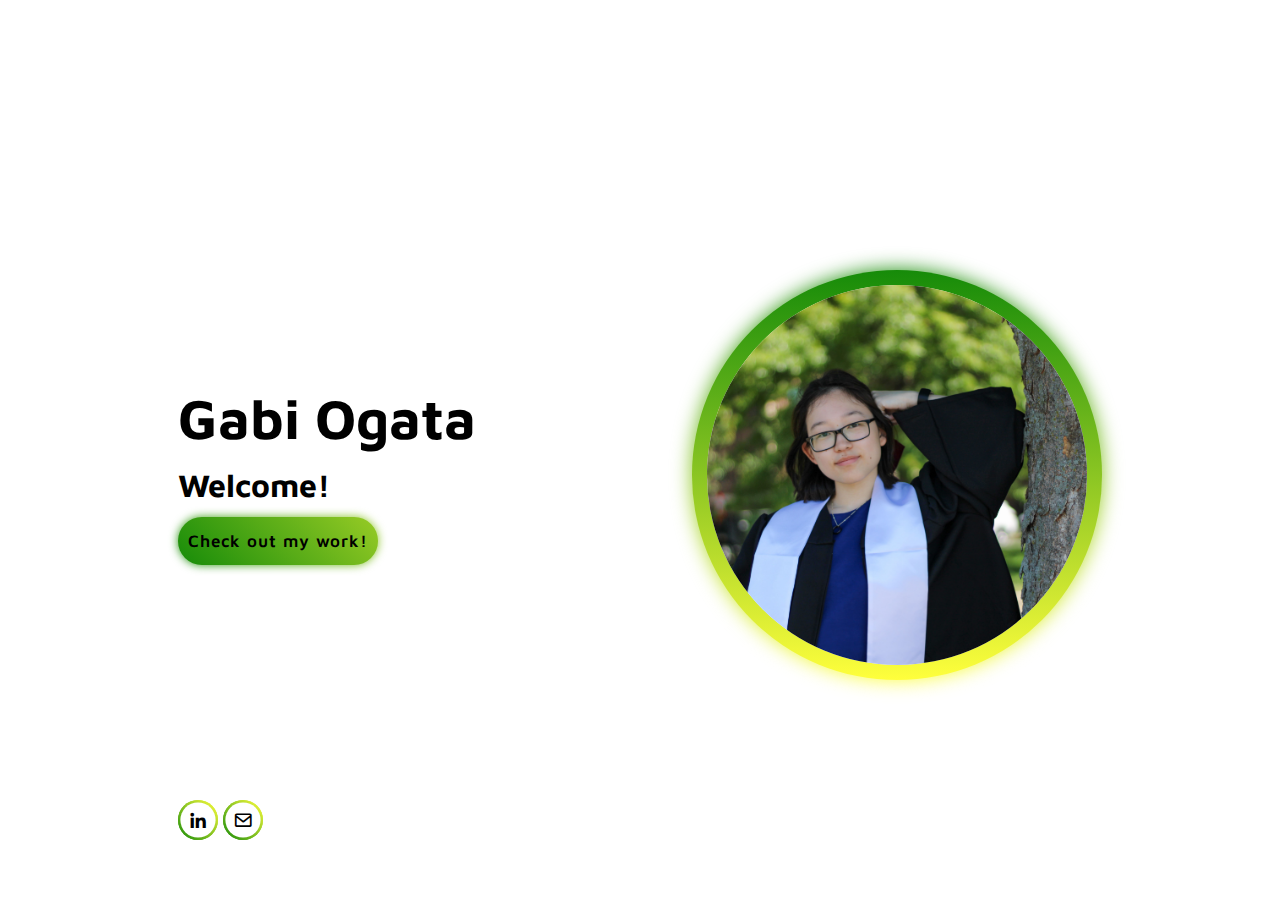
<file: index.html>
<html lang="en">
<head>
    <meta charset="UTF-8">
    <meta http-equiv="X-UA-Compatible" content="IE=edge">
    <meta name="viewport" content="width=device-width, initial-scale=1.0">
    <title>Document</title>
    <link rel="stylesheet" href="styles.css">
    <link href='https://unpkg.com/boxicons@2.1.4/css/boxicons.min.css' rel='stylesheet'>
</head>

<body>

    <section class="home">

        <div class="home-content">
            <h1>Gabi Ogata</h1>
            <h3>Welcome!</h3>
            <a href="/gabieab/work.html" class="btn">Check out my work!</a>
        </div>

        <div class="home-sci">
            <a href="https://www.linkedin.com/in/gogata/"><i class='bx bxl-linkedin' ></i></a>
            <a href="mailto:gogata@alum.mit.edu"><i class='bx bx-envelope' ></i></a>
        </div>

        <div class="home-img">
            <div class="glowing-circle">
                <span></span>
                <span></span>
                <div class="image">
                    <img src="./docs/assets/main.png">
                </div>
            </div>
        </div>
    </section>

</body>
</html>
</file>
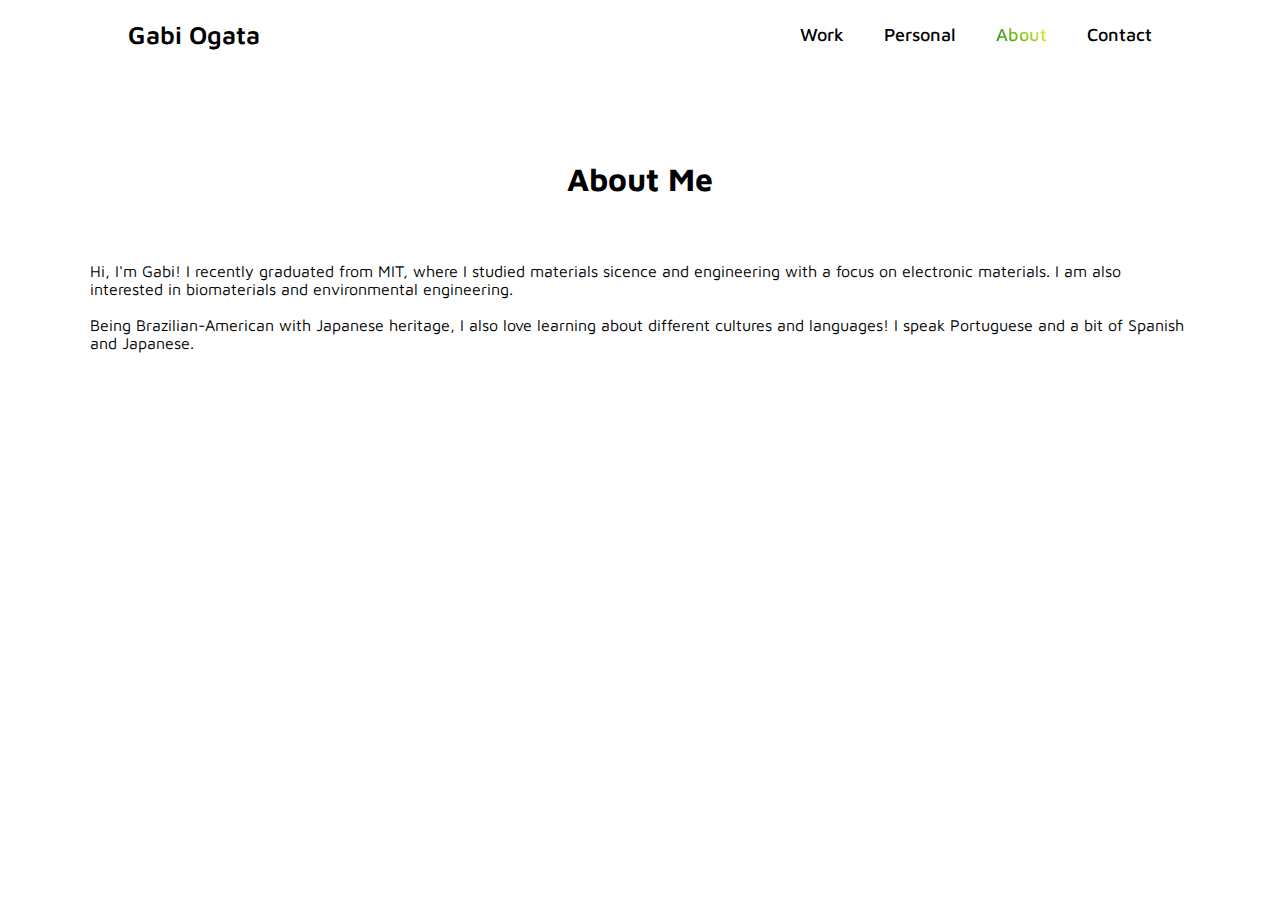
<file: about.html>
<html lang="en">
<head>
    <meta charset="UTF-8">
    <meta http-equiv="X-UA-Compatible" content="IE=edge">
    <meta name="viewport" content="width=device-width, initial-scale=1.0">
    <title>Document</title>
    <link rel="stylesheet" href="styles.css">
</head>

<body>
    <header class="header">
        <a href="/gabieab/index.html" class="logo">Gabi Ogata</a>

        <nav class="navbar">
            <a href="/gabieab/work.html">Work</a>
            <a href="/gabieab/personal.html" class="project-title">Personal</a>
            <a href="/gabieab/about.html" class="active">About</a>
            <a href="/gabieab/contact.html">Contact</a>
        </nav>
    </header>

    <section class="portfolio" id="portfolio">
        <h2 class="heading">About Me</h2>
        
        <p>Hi, I'm Gabi! I recently graduated from MIT, where I studied materials sicence and engineering with a focus on electronic materials. I am also interested in biomaterials and environmental engineering.</p>
        <br>
        <p>Being Brazilian-American with Japanese heritage, I also love learning about different cultures and languages! I speak Portuguese and a bit of Spanish and Japanese.</p>
    </section>
</body>
</html>
</file>
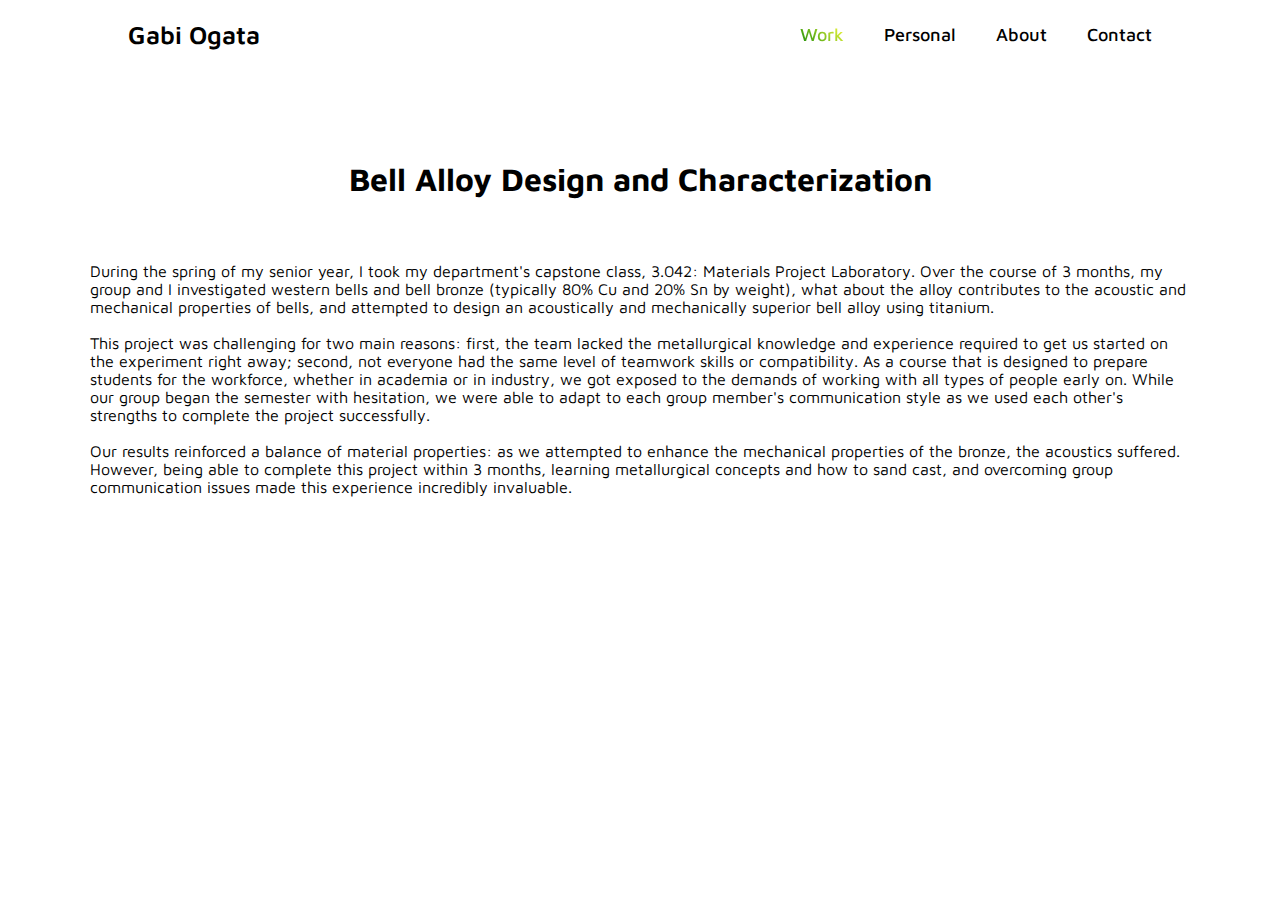
<file: bell.html>
<html lang="en">
<head>
    <meta charset="UTF-8">
    <meta http-equiv="X-UA-Compatible" content="IE=edge">
    <meta name="viewport" content="width=device-width, initial-scale=1.0">
    <title>Document</title>
    <link rel="stylesheet" href="styles.css">
</head>

<body>
    <header class="header">
        <a href="/gabieab/index.html" class="logo">Gabi Ogata</a>

        <nav class="navbar">
            <a href="/gabieab/work.html" class="active">Work</a>
            <a href="/gabieab/personal.html" class="project-title">Personal</a>
            <a href="/gabieab/about.html" class="project-title">About</a>
            <a href="/gabieab/contact.html">Contact</a>
        </nav>
    </header>

    <section class="portfolio" id="portfolio">
        <h2 class="heading">Bell Alloy Design and Characterization</h2>

        <p>During the spring of my senior year, I took my department's capstone class, 3.042: Materials Project Laboratory. Over the course of 3 months, my group and I investigated western bells and bell bronze (typically 80% Cu and 20% Sn by weight), what about the alloy contributes to the acoustic and mechanical properties of bells, and attempted to design an acoustically and mechanically superior bell alloy using titanium. </p>

        <br>

        <p>This project was challenging for two main reasons: first, the team lacked the metallurgical knowledge and experience required to get us started on the experiment right away; second, not everyone had the same level of teamwork skills or compatibility. As a course that is designed to prepare students for the workforce, whether in academia or in industry, we got exposed to the demands of working with all types of people early on. While our group began the semester with hesitation, we were able to adapt to each group member's communication style as we used each other's strengths to complete the project successfully.
        </p>

        <br>

        <p>Our results reinforced a balance of material properties: as we attempted to enhance the mechanical properties of the bronze, the acoustics suffered. However, being able to complete this project within 3 months, learning metallurgical concepts and how to sand cast, and overcoming group communication issues made this experience incredibly invaluable.
        </p>

        
    </section>
</body>
</html>
</file>
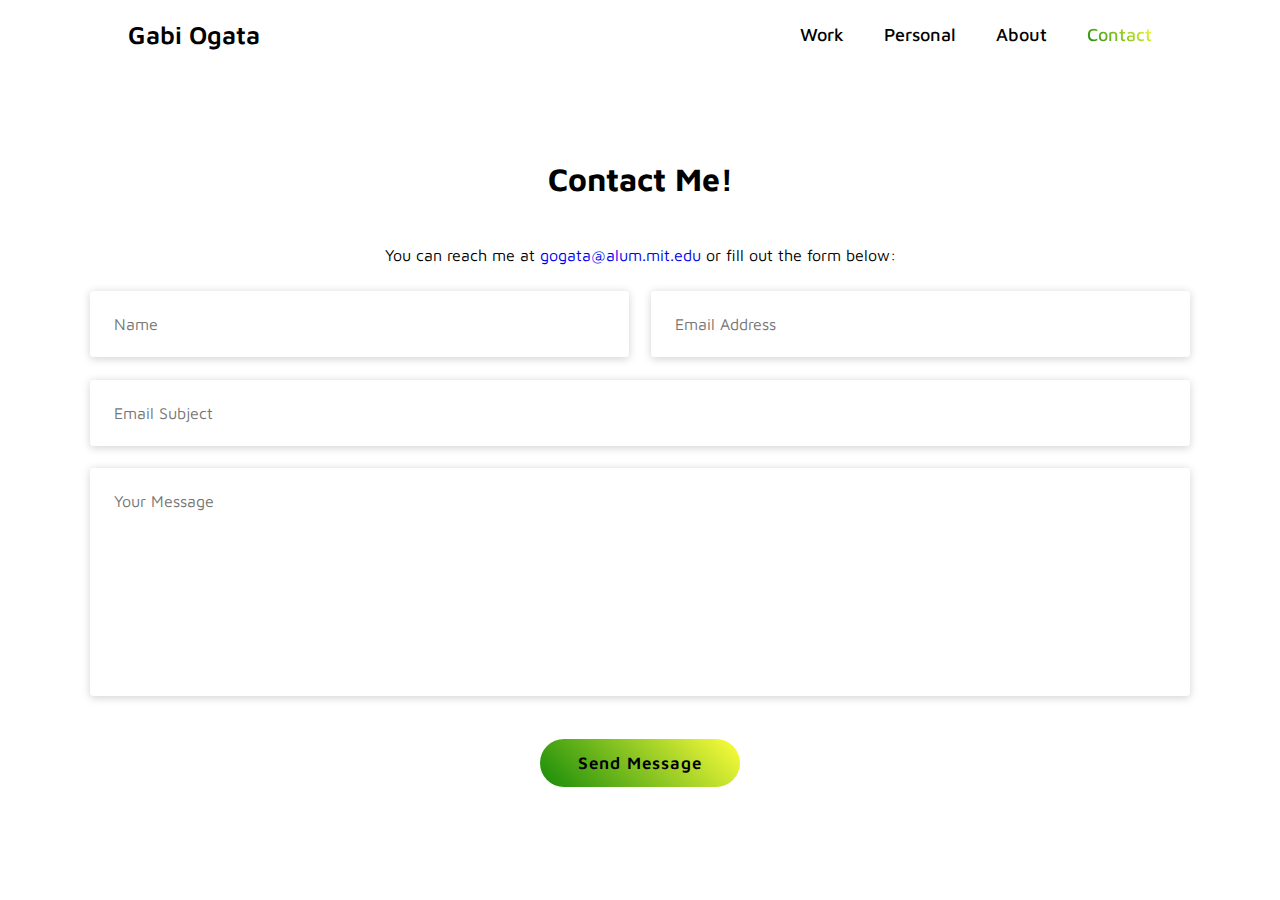
<file: contact.html>
<html lang="en">
<head>
    <meta charset="UTF-8">
    <meta http-equiv="X-UA-Compatible" content="IE=edge">
    <meta name="viewport" content="width=device-width, initial-scale=1.0">
    <title>Document</title>
    <link rel="stylesheet" href="styles.css">
</head>
<body>

    <header class="header">
        <a href="/gabieab/index.html" class="logo">Gabi Ogata</a>

        <nav class="navbar">
            <a href="/gabieab/work.html">Work</a>
            <a href="/gabieab/personal.html" class="project-title">Personal</a>
            <a href="/gabieab/about.html" class="project-title">About</a>
            <a href="/gabieab/contact.html" class="active">Contact</a>
        </nav>
    </header>

    <section class="contact" id="contact">
        <h2 class="heading">Contact Me!</h2>
        <p>You can reach me at <a href="mailto:gogata@alum.mit.edu">gogata@alum.mit.edu</a> or fill out the form below:</p>

        <form action="https://formspree.io/f/myyqykgn" method="post">
            <div class="input-box">
                <input type="text" name="name" placeholder="Name">
                <input type="email" name="email" placeholder="Email Address">
            </div>
            <div class="input-box1">
                <input type="text" name="emailsubj" placeholder="Email Subject">
            </div>
            <textarea name="message" id="" cols="30" rows="10" placeholder="Your Message"></textarea>
            <input type="submit" value="Send Message" class="btn">
        </form>
    </section>

</body>
</html>
</file>
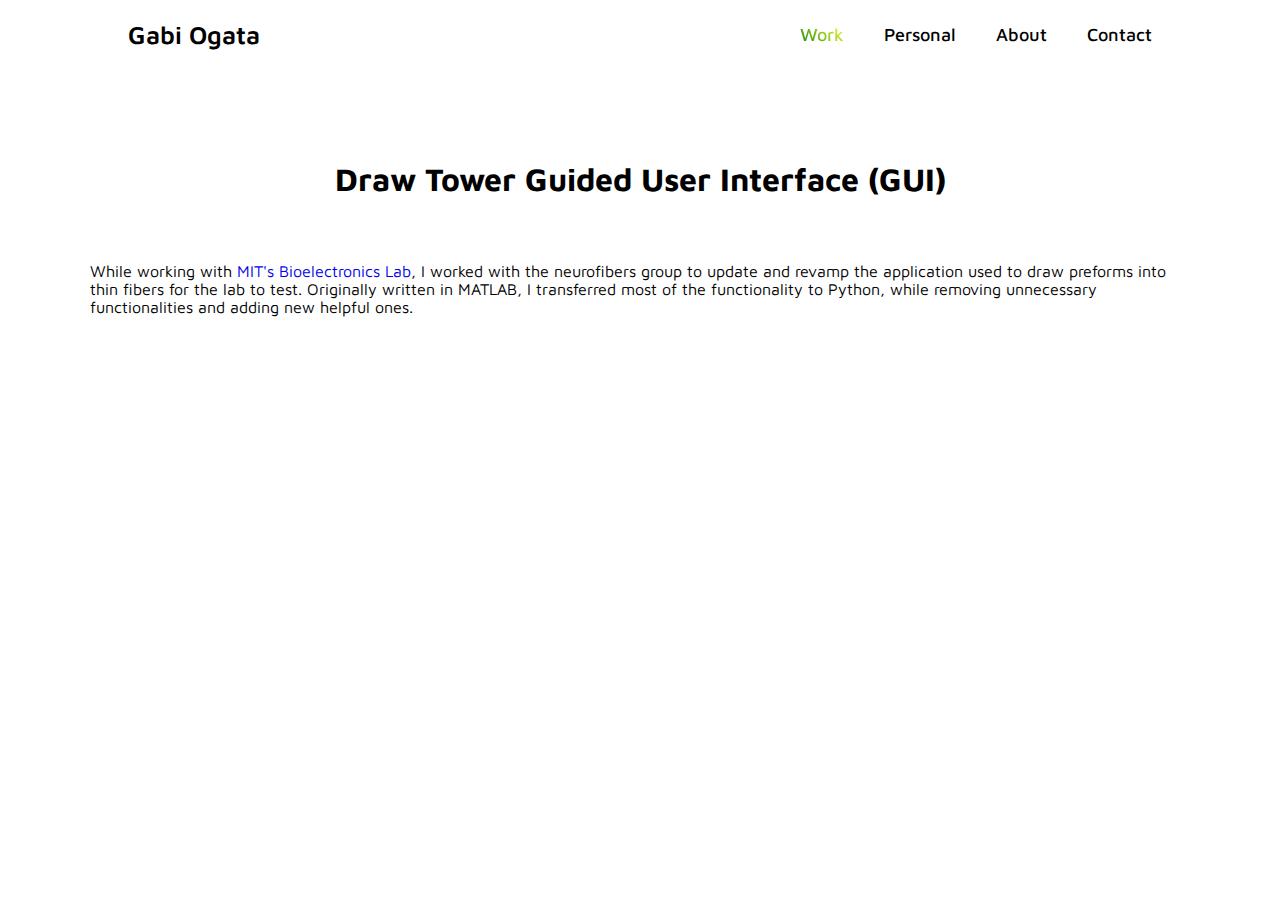
<file: gui.html>
<html lang="en">
<head>
    <meta charset="UTF-8">
    <meta http-equiv="X-UA-Compatible" content="IE=edge">
    <meta name="viewport" content="width=device-width, initial-scale=1.0">
    <title>Document</title>
    <link rel="stylesheet" href="styles.css">
</head>

<body>
    <header class="header">
        <a href="/gabieab/index.html" class="logo">Gabi Ogata</a>

        <nav class="navbar">
            <a href="/gabieab/work.html" class="active">Work</a>
            <a href="/gabieab/personal.html" class="project-title">Personal</a>
            <a href="/gabieab/about.html" class="project-title">About</a>
            <a href="/gabieab/contact.html">Contact</a>
        </nav>
    </header>

    <section class="portfolio" id="portfolio">
        <h2 class="heading">Draw Tower Guided User Interface (GUI)</h2>

        <p>While working with <a href="https://bioelectronics.mit.edu/">MIT's Bioelectronics Lab</a>, I worked with the neurofibers group to update and revamp the application used to draw preforms into thin fibers for the lab to test. Originally written in MATLAB, I transferred most of the functionality to Python, while removing unnecessary functionalities and adding new helpful ones. </p>

        
    </section>
</body>
</html>
</file>
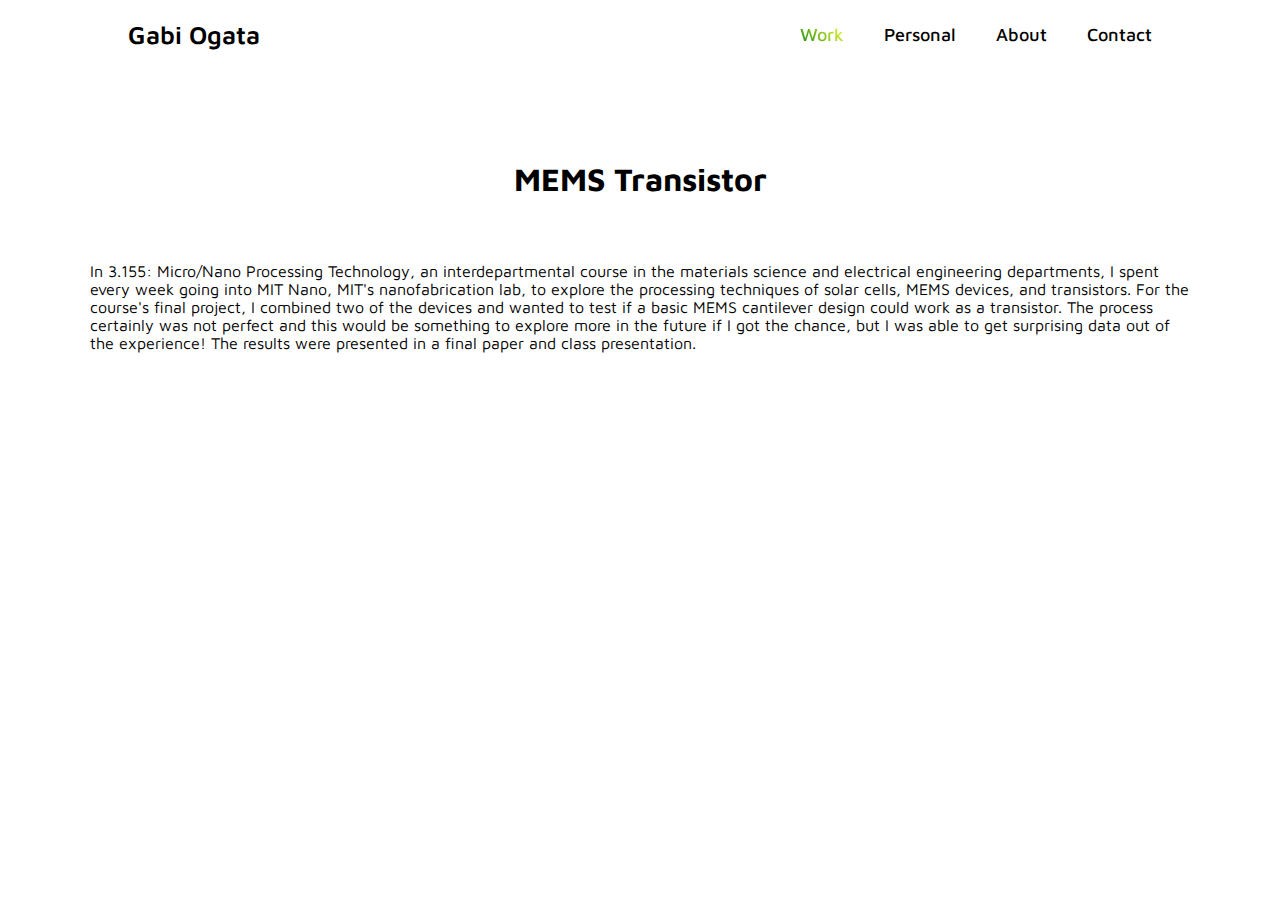
<file: mems.html>
<html lang="en">
<head>
    <meta charset="UTF-8">
    <meta http-equiv="X-UA-Compatible" content="IE=edge">
    <meta name="viewport" content="width=device-width, initial-scale=1.0">
    <title>Document</title>
    <link rel="stylesheet" href="styles.css">
</head>

<body>
    <header class="header">
        <a href="/gabieab/index.html" class="logo">Gabi Ogata</a>

        <nav class="navbar">
            <a href="/gabieab/work.html" class="active">Work</a>
            <a href="/gabieab/personal.html" class="project-title">Personal</a>
            <a href="/gabieab/about.html" class="project-title">About</a>
            <a href="/gabieab/contact.html">Contact</a>
        </nav>
    </header>

    <section class="portfolio" id="portfolio">
        <h2 class="heading">MEMS Transistor</h2>

        <p>In 3.155: Micro/Nano Processing Technology, an interdepartmental course in the materials science and electrical engineering departments, I spent every week going into MIT Nano, MIT's nanofabrication lab, to explore the processing techniques of solar cells, MEMS devices, and transistors. For the course's final project, I combined two of the devices and wanted to test if a basic MEMS cantilever design could work as a transistor. The process certainly was not perfect and this would be something to explore more in the future if I got the chance, but I was able to get surprising data out of the experience! The results were presented in a final paper and class presentation. </p>

        
    </section>
</body>
</html>
</file>
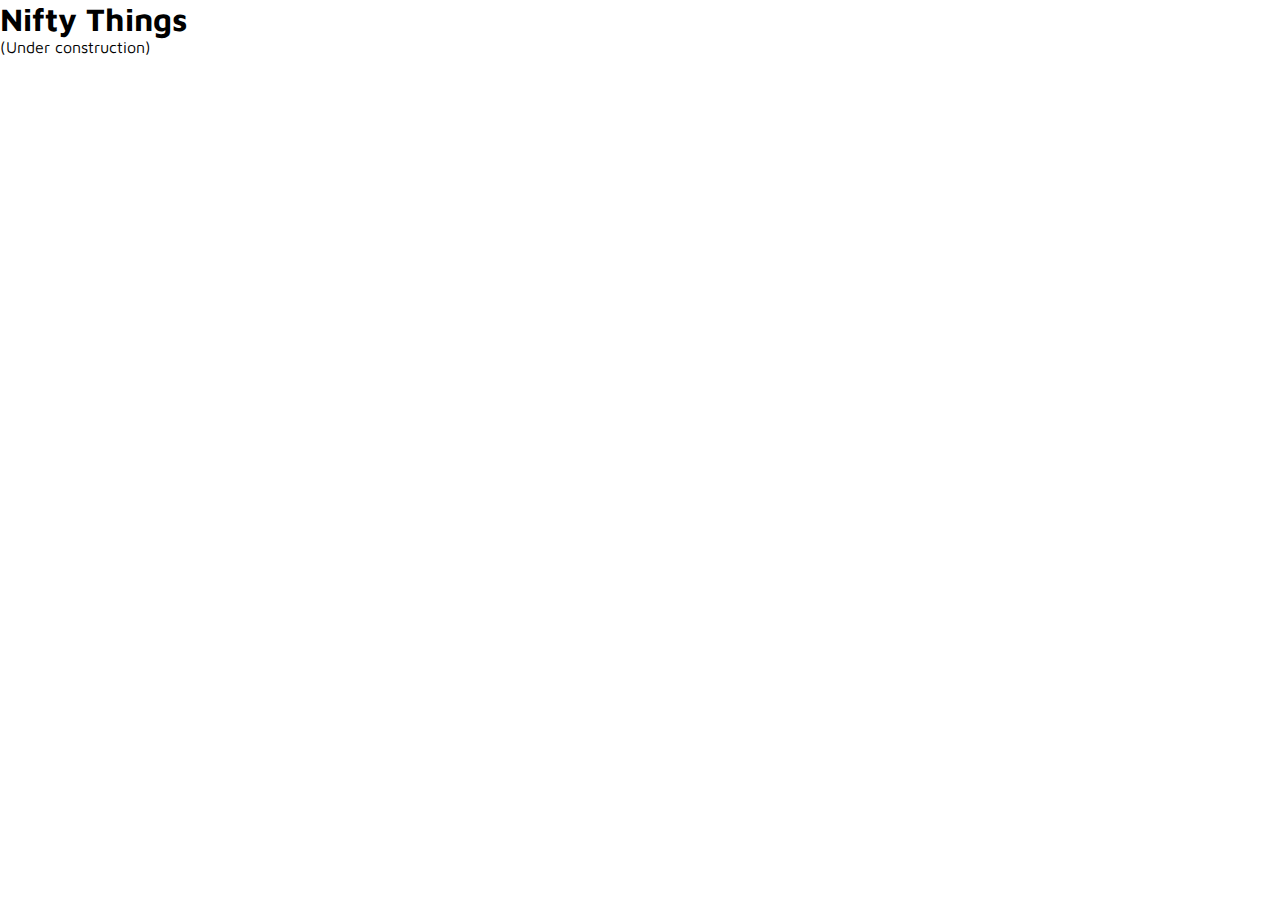
<file: pp.html>
<html lang="en">
<head>
    <meta charset="UTF-8">
    <meta http-equiv="X-UA-Compatible" content="IE=edge">
    <meta name="viewport" content="width=device-width, initial-scale=1.0">
    <title>Document</title>
    <link rel="stylesheet" href="styles.css">
</head>
<body>
    <h1>Nifty Things</h1>
    <p>(Under construction)</p>
</body>
</html>
</file>
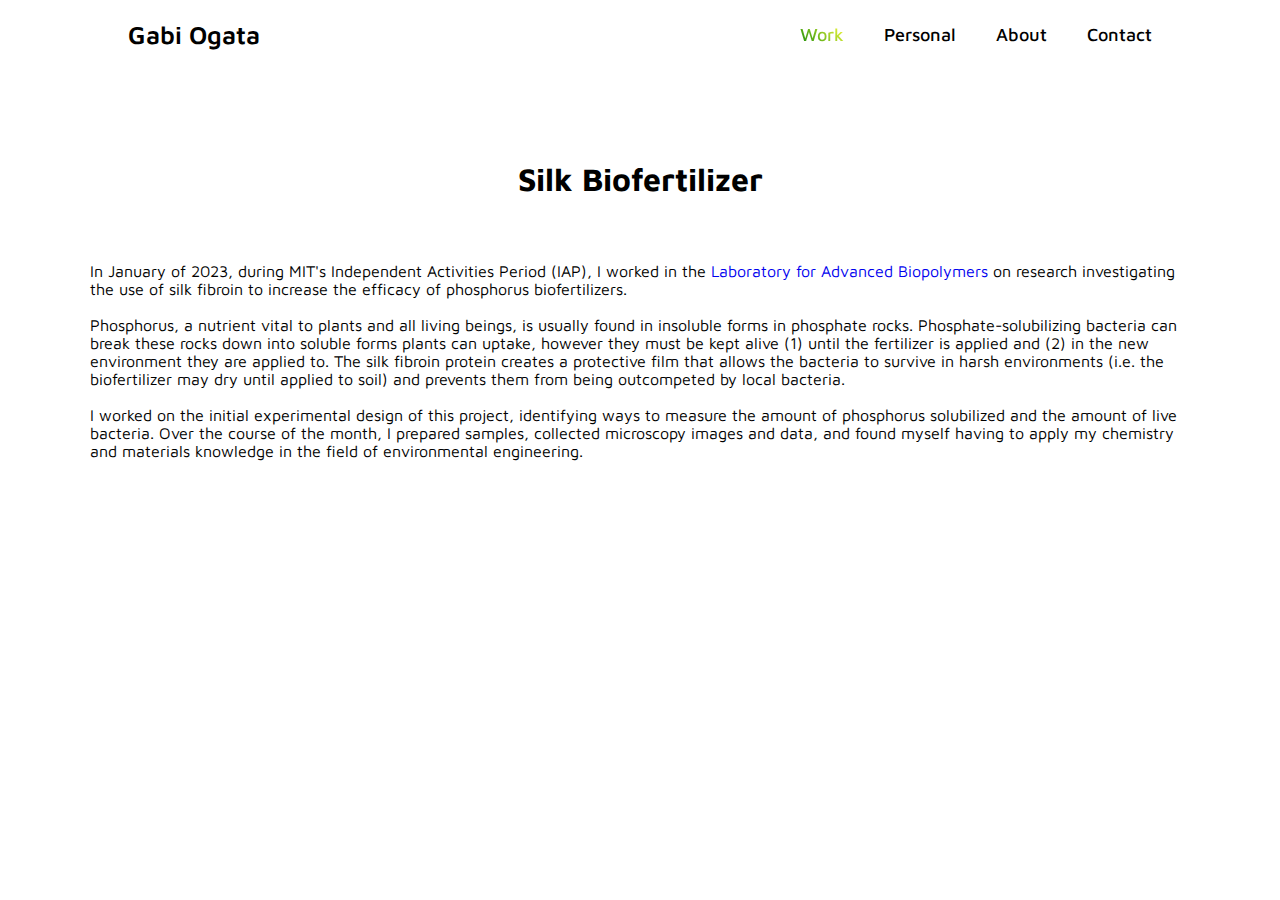
<file: silk.html>
<html lang="en">
<head>
    <meta charset="UTF-8">
    <meta http-equiv="X-UA-Compatible" content="IE=edge">
    <meta name="viewport" content="width=device-width, initial-scale=1.0">
    <title>Document</title>
    <link rel="stylesheet" href="styles.css">
</head>

<body>
    <header class="header">
        <a href="/gabieab/index.html" class="logo">Gabi Ogata</a>

        <nav class="navbar">
            <a href="/gabieab/work.html" class="active">Work</a>
            <a href="/gabieab/personal.html" class="project-title">Personal</a>
            <a href="/gabieab/about.html" class="project-title">About</a>
            <a href="/gabieab/contact.html">Contact</a>
        </nav>
    </header>

    <section class="portfolio" id="portfolio">
        <h2 class="heading">Silk Biofertilizer</h2>
        
        <p>In January of 2023, during MIT's Independent Activities Period (IAP), I worked in the <a href="https://www.marelli.mit.edu/">Laboratory for Advanced Biopolymers</a> on research investigating the use of silk fibroin to increase the efficacy of phosphorus biofertilizers. </p>

        <br>
        
        <p>Phosphorus, a nutrient vital to plants and all living beings, is usually found in insoluble forms in phosphate rocks. Phosphate-solubilizing bacteria can break these rocks down into soluble forms plants can uptake, however they must be kept alive (1) until the fertilizer is applied and (2) in the new environment they are applied to. The silk fibroin protein creates a protective film that allows the bacteria to survive in harsh environments (i.e. the biofertilizer may dry until applied to soil) and prevents them from being outcompeted by local bacteria. 
        </p>

        <br>

        <p>I worked on the initial experimental design of this project, identifying ways to measure the amount of phosphorus solubilized and the amount of live bacteria. Over the course of the month, I prepared samples, collected microscopy images and data, and found myself having to apply my chemistry and materials knowledge in the field of environmental engineering.
        </p>

        
    </section>
</body>
</html>
</file>
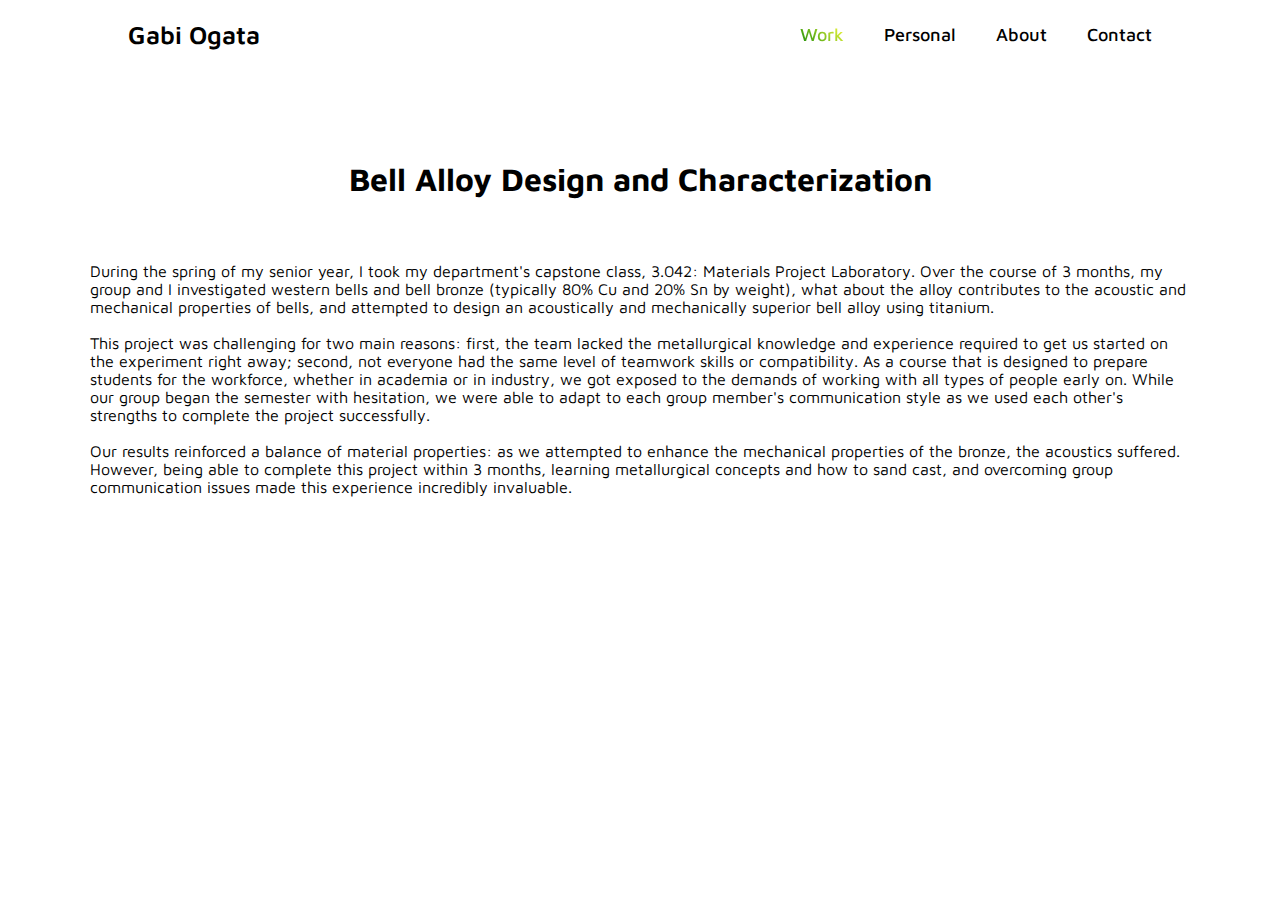
<file: docs/pages/bell.html>
<html lang="en">
<head>
    <meta charset="UTF-8">
    <meta http-equiv="X-UA-Compatible" content="IE=edge">
    <meta name="viewport" content="width=device-width, initial-scale=1.0">
    <title>Document</title>
    <link rel="stylesheet" href="styles.css">
</head>

<body>
    <header class="header">
        <a href="/gabieab/index.html" class="logo">Gabi Ogata</a>

        <nav class="navbar">
            <a href="/gabieab/work.html" class="active">Work</a>
            <a href="#" class="project-title">Personal</a>
            <a href="#" class="project-title">About</a>
            <a href="/gabieab/contact.html">Contact</a>
        </nav>
    </header>

    <section class="portfolio" id="portfolio">
        <h2 class="heading">Bell Alloy Design and Characterization</h2>

        <p>During the spring of my senior year, I took my department's capstone class, 3.042: Materials Project Laboratory. Over the course of 3 months, my group and I investigated western bells and bell bronze (typically 80% Cu and 20% Sn by weight), what about the alloy contributes to the acoustic and mechanical properties of bells, and attempted to design an acoustically and mechanically superior bell alloy using titanium. </p>

        <br>

        <p>This project was challenging for two main reasons: first, the team lacked the metallurgical knowledge and experience required to get us started on the experiment right away; second, not everyone had the same level of teamwork skills or compatibility. As a course that is designed to prepare students for the workforce, whether in academia or in industry, we got exposed to the demands of working with all types of people early on. While our group began the semester with hesitation, we were able to adapt to each group member's communication style as we used each other's strengths to complete the project successfully.
        </p>

        <br>

        <p>Our results reinforced a balance of material properties: as we attempted to enhance the mechanical properties of the bronze, the acoustics suffered. However, being able to complete this project within 3 months, learning metallurgical concepts and how to sand cast, and overcoming group communication issues made this experience incredibly invaluable.
        </p>

        
    </section>
</body>
</html>
</file>
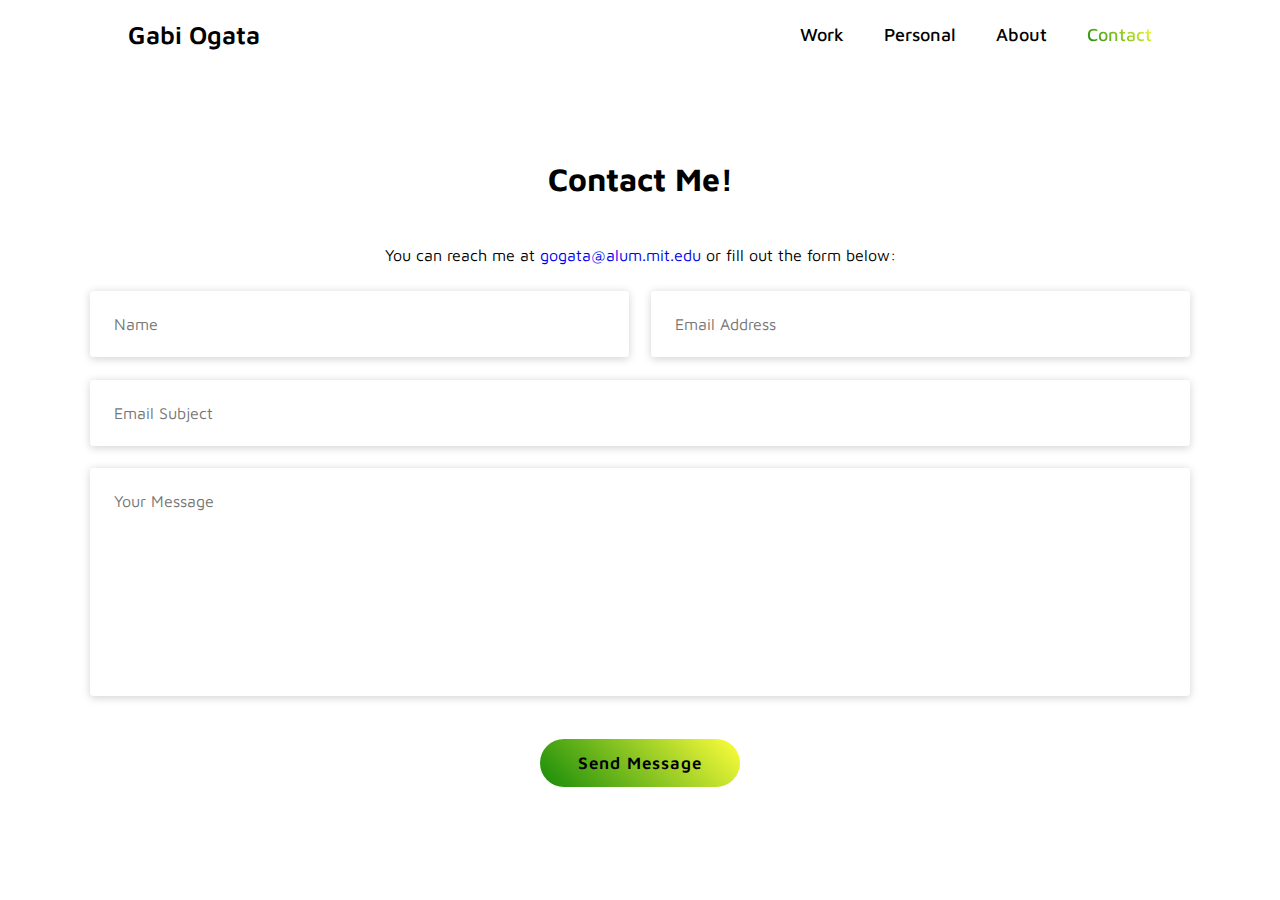
<file: docs/pages/contact.html>
<html lang="en">
<head>
    <meta charset="UTF-8">
    <meta http-equiv="X-UA-Compatible" content="IE=edge">
    <meta name="viewport" content="width=device-width, initial-scale=1.0">
    <title>Document</title>
    <link rel="stylesheet" href="styles.css">
</head>
<body>

    <header class="header">
        <a href="index.html" class="logo">Gabi Ogata</a>

        <nav class="navbar">
            <a href="/gabieab/docs/work.html">Work</a>
            <a href="#" class="project-title">Personal</a>
            <a href="#" class="project-title">About</a>
            <a href="/gabieab/docs/contact.html" class="active">Contact</a>
        </nav>
    </header>

    <section class="contact" id="contact">
        <h2 class="heading">Contact Me!</h2>
        <p>You can reach me at <a href="mailto:gogata@alum.mit.edu">gogata@alum.mit.edu</a> or fill out the form below:</p>

        <form action="https://formspree.io/f/myyqykgn" method="post">
            <div class="input-box">
                <input type="text" name="name" placeholder="Name">
                <input type="email" name="email" placeholder="Email Address">
            </div>
            <div class="input-box1">
                <input type="text" name="emailsubj" placeholder="Email Subject">
            </div>
            <textarea name="message" id="" cols="30" rows="10" placeholder="Your Message"></textarea>
            <input type="submit" value="Send Message" class="btn">
        </form>
    </section>

</body>
</html>
</file>
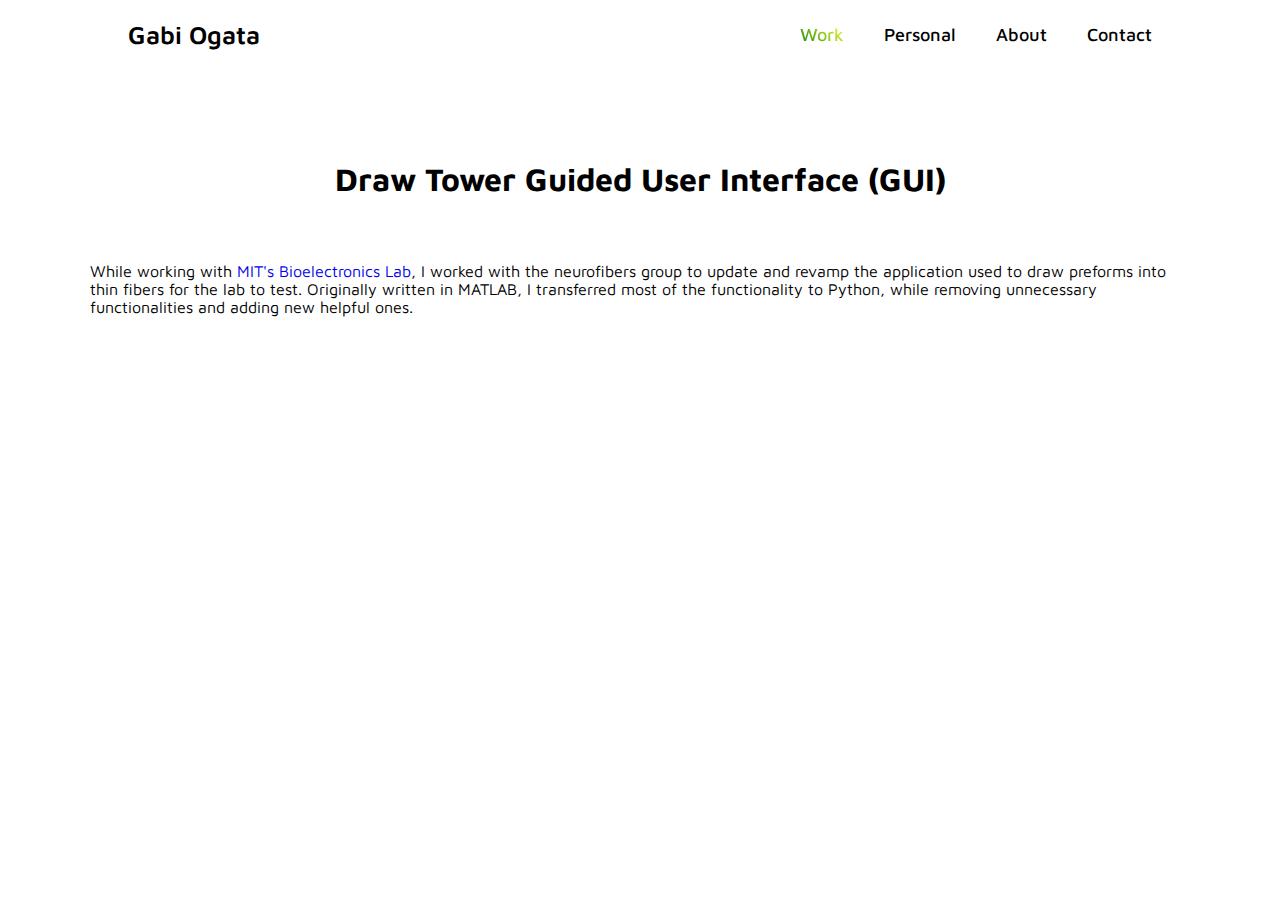
<file: docs/pages/gui.html>
<html lang="en">
<head>
    <meta charset="UTF-8">
    <meta http-equiv="X-UA-Compatible" content="IE=edge">
    <meta name="viewport" content="width=device-width, initial-scale=1.0">
    <title>Document</title>
    <link rel="stylesheet" href="styles.css">
</head>

<body>
    <header class="header">
        <a href="/gabieab/index.html" class="logo">Gabi Ogata</a>

        <nav class="navbar">
            <a href="/gabieab/work.html" class="active">Work</a>
            <a href="#" class="project-title">Personal</a>
            <a href="#" class="project-title">About</a>
            <a href="/gabieab/contact.html">Contact</a>
        </nav>
    </header>

    <section class="portfolio" id="portfolio">
        <h2 class="heading">Draw Tower Guided User Interface (GUI)</h2>

        <p>While working with <a href="https://bioelectronics.mit.edu/">MIT's Bioelectronics Lab</a>, I worked with the neurofibers group to update and revamp the application used to draw preforms into thin fibers for the lab to test. Originally written in MATLAB, I transferred most of the functionality to Python, while removing unnecessary functionalities and adding new helpful ones. </p>

        
    </section>
</body>
</html>
</file>
<file: styles.css>
@import url('https://fonts.googleapis.com/css2?family=Maven+Pro:wght@400;500;600;700;800&display=swap');

* {
    margin: 0;
    padding: 0;
    box-sizing: border-box;
    text-decoration: none;
    border: none;
    outline: none;
    scroll-behavior: smooth;
    font-family: 'Maven Pro', sans-serif;
}

html {
    overflow-x: hidden;
}

body {
    background: rgba(255, 255, 255, 0.664);
    /* width: 90%; */
    /* text-align: center; */
}

.header{
    position: fixed;
    top: 0;
    left: 0;
    width: 100%;
    padding: 20px 10%;
    background: white;
    display: flex;
    justify-content: space-between;
    align-items: center;
    z-index: 100;
}

.logo{
    font-size: 25px;
    color: black;
    text-decoration: none;
    font-weight: 600;
    /* pointer-events: none; */
}

.logo:hover {
    background: linear-gradient(45deg, rgb(22, 139, 9),rgb(255, 255, 60));
    -webkit-text-fill-color: transparent;
    -webkit-background-clip: text;
}

.navbar a {
    font-size: 18px;
    color: black;
    text-decoration: none;
    font-weight: 500;
    margin-left: 35px;
}

.navbar a.active,
.navbar a:hover {
    background: linear-gradient(45deg, rgb(22, 139, 9),rgb(255, 255, 60));
    -webkit-text-fill-color: transparent;
    -webkit-background-clip: text;
}

section {
    min-height: 100vh;
    padding: 10rem 7% 2rem;
}

.home {
    width: 100%;
    height: 90vh;
    display: flex;
    justify-content: space-between;
    align-items: center;
    padding: 50px 10% 0;
}

.home-content{
    max-width: 500px;
    margin-left: 50px;
}

.home-content h1{
    font-size: 56px;
    font-weight: 700;
    line-height: 1.2;
}

.home-content h3{
    font-size: 32px;
    font-weight: 700;
    line-height: 2;
}

.home-content p{
    font-size: 16px;
    margin: 20px 0 40px;
}

.btn {
    position: relative;
    display: inline-flex;
    justify-content: center;
    align-items: center;
    width: 200px;
    height: 48px;
    border-radius: 40px;
    font-size: 17px;
    color: black;
    text-decoration: none;
    font-weight: 600;
    letter-spacing: 1px;
    z-index: 1;
}

.btn::before {
    content: '';
    position: absolute;
    top: 0;
    left: 0;
    inset: 0;
    background: linear-gradient(45deg, rgb(22, 139, 9),rgb(255, 255, 60));
    background-size: 200%;
    background-position: 0 0;
    z-index: -1;
    border-radius: 40px;
    filter: blur(5px);
    transition: .5s ease;
}

.btn:hover::before {
    background-position: 100% 0;
}

.btn::after {
    content: '';
    position: absolute;
    top: 0;
    left: 0;
    inset: 0;
    background: linear-gradient(45deg, rgb(22, 139, 9),rgb(255, 255, 60));
    background-position: 0 0;
    background-size: 200%;
    z-index: -1;
    border-radius: 40px;
    transition: .5s ease;
}

.btn:hover::after {
    background-position: 100% 0;
}

.home-sci {
    position: absolute;
    bottom: 40px;
    width: 120px;
    margin-left: 50px;
}

.home-sci a {
    position: relative;
    display: inline-flex;
    justify-content: center;
    align-items: center;
    width: 40px;
    height: 40px;
    background: linear-gradient(45deg, rgb(22, 139, 9),rgb(255, 255, 60));
    border-radius: 50%;
    font-size: 20px;
    color: black;
    text-decoration: none;
    margin: 20px 0;
    z-index: 1;
}

.home-sci a::before{
    content: '';
    position: absolute;
    width: 100%;
    height: 100%;
    background: linear-gradient(45deg, rgb(22, 139, 9),rgb(255, 255, 60));
    border-radius: 50%;
    /* transform: scale(.88); */
    z-index: -1;
    transition: .5s ease;
}

.home-sci a:hover::before{
    filter: blur(5px);
}

.home-sci a::after{
    content: '';
    position: absolute;
    width: 100%;
    height: 100%;
    background: white;
    border-radius: 50%;
    transform: scale(.88);
    z-index: -1;
    transition: .5s ease;
}

.home-sci a:hover::after{
    transform: scale(0);
}

.home-img {
    width: 410px;
    height: 410px;
    margin-right: 50px;
}

.home-img .glowing-circle{
    position: relative;
    width: 100%;
    height: 100%;
    border-radius: 50%;
    display: flex;
    justify-content: center;
    align-items: center;
}

.home-img .glowing-circle::after {
    content: '';
    position: absolute;
    width: 380px;
    height: 380px;
    background: white;
    border-radius: 50%;
}

.glowing-circle span{
    position: absolute;
    width: 100%;
    height: 100%;
    background: linear-gradient(rgb(22, 139, 9),rgb(255, 255, 60));
    border-radius: 50%;
}

.glowing-circle span:nth-child(1){
    filter: blur(10px);
}

.glowing-circle .image {
    position: relative;
    width: 380px;
    height: 380px;
    border-radius: 50%;
    z-index: 1;
    overflow: hidden;
}

.image img {
    position: absolute;
    top: 0px;
    left: 50%;
    transform: translateX(-50%);
    max-width: 600px;
    object-fit: cover;
}

.heading{
    font-size: 2rem;
    text-align: center;
}

.portfolio {
    padding-bottom: 10rem;
}

.portfolio h2{
    margin-bottom: 4rem;
}

.portfolio .portfolio-container {
    display: grid;
    grid-template-columns: repeat(3,1fr);
    align-items: center;
    gap: 2.5rem;
}

.portfolio-container .portfolio-box {
    position: relative;
    display: flex;
    overflow: hidden;
}

.portfolio-box img {
    width: 100%;
    height: 100%;
    transition: .5s ease;
}

.portfolio-box:hover img {
    transform: scale(1.1);
}

.portfolio-box .portfolio-layer {
    position: absolute;
    bottom: 0;
    left: 0;
    width: 100%;
    height: 100%;
    color: white;
    display: flex;
    justify-content: center;
    align-items: center;
    flex-direction: column;
    text-align: center;
    padding: 0 4rem;
    opacity: 0;
    transition: .5s ease;
}

.portfolio-box:hover .portfolio-layer {
    opacity: 1;
}

.portfolio-layer h4 {
    font-size: 20px;
}

.portfolio-layer p {
    font-size: 18px;
    margin: .3rem 0 1rem;
}

.contact h2 {
    margin-bottom: 3rem;
}

.contact p {
    text-align: center;
}

.contact form {
    max-width: 70rem;
    margin: 1rem auto;
    text-align: center;
    margin-bottom: 3rem;
}

.contact form .input-box{
    display: flex;
    justify-content: space-between;
    flex-wrap: wrap;
}

.contact form .input-box input,
.contact form .input-box1 input,
.contact form textarea {
    width: 100%;
    padding: 1.5rem;
    font-size: 16px;
    color: black;
    border-radius: .22rem;
    margin: .7rem 0;
    box-shadow: 0 .1rem .5rem lightgray;
}

.contact form .input-box input{
    width: 49%;
}

.contact form textarea {
    resize: none;
}

.contact form .btn {
    margin-top: 2rem;
    cursor: pointer;
    background: linear-gradient(45deg, rgb(22, 139, 9),rgb(255, 255, 60));
}

.contact form .btn:hover {
    background: linear-gradient(rgb(22, 139, 9),rgb(255, 255, 60));
}
</file>
<file: docs/pages/styles.css>
@import url('https://fonts.googleapis.com/css2?family=Maven+Pro:wght@400;500;600;700;800&display=swap');

* {
    margin: 0;
    padding: 0;
    box-sizing: border-box;
    text-decoration: none;
    border: none;
    outline: none;
    scroll-behavior: smooth;
    font-family: 'Maven Pro', sans-serif;
}

html {
    overflow-x: hidden;
}

body {
    background: rgba(255, 255, 255, 0.664);
    /* width: 90%; */
    /* text-align: center; */
}

.header{
    position: fixed;
    top: 0;
    left: 0;
    width: 100%;
    padding: 20px 10%;
    background: white;
    display: flex;
    justify-content: space-between;
    align-items: center;
    z-index: 100;
}

.logo{
    font-size: 25px;
    color: black;
    text-decoration: none;
    font-weight: 600;
    /* pointer-events: none; */
}

.logo:hover {
    background: linear-gradient(45deg, rgb(22, 139, 9),rgb(255, 255, 60));
    -webkit-text-fill-color: transparent;
    -webkit-background-clip: text;
}

.navbar a {
    font-size: 18px;
    color: black;
    text-decoration: none;
    font-weight: 500;
    margin-left: 35px;
}

.navbar a.active,
.navbar a:hover {
    background: linear-gradient(45deg, rgb(22, 139, 9),rgb(255, 255, 60));
    -webkit-text-fill-color: transparent;
    -webkit-background-clip: text;
}

section {
    min-height: 100vh;
    padding: 10rem 7% 2rem;
}

.home {
    width: 100%;
    height: 90vh;
    display: flex;
    justify-content: space-between;
    align-items: center;
    padding: 50px 10% 0;
}

.home-content{
    max-width: 500px;
    margin-left: 50px;
}

.home-content h1{
    font-size: 56px;
    font-weight: 700;
    line-height: 1.2;
}

.home-content h3{
    font-size: 32px;
    font-weight: 700;
    line-height: 2;
}

.home-content p{
    font-size: 16px;
    margin: 20px 0 40px;
}

.btn {
    position: relative;
    display: inline-flex;
    justify-content: center;
    align-items: center;
    width: 200px;
    height: 48px;
    border-radius: 40px;
    font-size: 17px;
    color: black;
    text-decoration: none;
    font-weight: 600;
    letter-spacing: 1px;
    z-index: 1;
}

.btn::before {
    content: '';
    position: absolute;
    top: 0;
    left: 0;
    inset: 0;
    background: linear-gradient(45deg, rgb(22, 139, 9),rgb(255, 255, 60));
    background-size: 200%;
    background-position: 0 0;
    z-index: -1;
    border-radius: 40px;
    filter: blur(5px);
    transition: .5s ease;
}

.btn:hover::before {
    background-position: 100% 0;
}

.btn::after {
    content: '';
    position: absolute;
    top: 0;
    left: 0;
    inset: 0;
    background: linear-gradient(45deg, rgb(22, 139, 9),rgb(255, 255, 60));
    background-position: 0 0;
    background-size: 200%;
    z-index: -1;
    border-radius: 40px;
    transition: .5s ease;
}

.btn:hover::after {
    background-position: 100% 0;
}

.home-sci {
    position: absolute;
    bottom: 40px;
    width: 120px;
    margin-left: 50px;
}

.home-sci a {
    position: relative;
    display: inline-flex;
    justify-content: center;
    align-items: center;
    width: 40px;
    height: 40px;
    background: linear-gradient(45deg, rgb(22, 139, 9),rgb(255, 255, 60));
    border-radius: 50%;
    font-size: 20px;
    color: black;
    text-decoration: none;
    margin: 20px 0;
    z-index: 1;
}

.home-sci a::before{
    content: '';
    position: absolute;
    width: 100%;
    height: 100%;
    background: linear-gradient(45deg, rgb(22, 139, 9),rgb(255, 255, 60));
    border-radius: 50%;
    /* transform: scale(.88); */
    z-index: -1;
    transition: .5s ease;
}

.home-sci a:hover::before{
    filter: blur(5px);
}

.home-sci a::after{
    content: '';
    position: absolute;
    width: 100%;
    height: 100%;
    background: white;
    border-radius: 50%;
    transform: scale(.88);
    z-index: -1;
    transition: .5s ease;
}

.home-sci a:hover::after{
    transform: scale(0);
}

.home-img {
    width: 410px;
    height: 410px;
    margin-right: 50px;
}

.home-img .glowing-circle{
    position: relative;
    width: 100%;
    height: 100%;
    border-radius: 50%;
    display: flex;
    justify-content: center;
    align-items: center;
}

.home-img .glowing-circle::after {
    content: '';
    position: absolute;
    width: 380px;
    height: 380px;
    background: white;
    border-radius: 50%;
}

.glowing-circle span{
    position: absolute;
    width: 100%;
    height: 100%;
    background: linear-gradient(rgb(22, 139, 9),rgb(255, 255, 60));
    border-radius: 50%;
}

.glowing-circle span:nth-child(1){
    filter: blur(10px);
}

.glowing-circle .image {
    position: relative;
    width: 380px;
    height: 380px;
    border-radius: 50%;
    z-index: 1;
    overflow: hidden;
}

.image img {
    position: absolute;
    top: 0px;
    left: 50%;
    transform: translateX(-50%);
    max-width: 600px;
    object-fit: cover;
}

.heading{
    font-size: 2rem;
    text-align: center;
}

.portfolio {
    padding-bottom: 10rem;
}

.portfolio h2{
    margin-bottom: 4rem;
}

.portfolio .portfolio-container {
    display: grid;
    grid-template-columns: repeat(3,1fr);
    align-items: center;
    gap: 2.5rem;
}

.portfolio-container .portfolio-box {
    position: relative;
    display: flex;
    overflow: hidden;
}

.portfolio-box img {
    width: 100%;
    height: 100%;
    transition: .5s ease;
}

.portfolio-box:hover img {
    transform: scale(1.1);
}

.portfolio-box .portfolio-layer {
    position: absolute;
    bottom: 0;
    left: 0;
    width: 100%;
    height: 100%;
    color: white;
    display: flex;
    justify-content: center;
    align-items: center;
    flex-direction: column;
    text-align: center;
    padding: 0 4rem;
    opacity: 0;
    transition: .5s ease;
}

.portfolio-box:hover .portfolio-layer {
    opacity: 1;
}

.portfolio-layer h4 {
    font-size: 20px;
}

.portfolio-layer p {
    font-size: 18px;
    margin: .3rem 0 1rem;
}

.contact h2 {
    margin-bottom: 3rem;
}

.contact p {
    text-align: center;
}

.contact form {
    max-width: 70rem;
    margin: 1rem auto;
    text-align: center;
    margin-bottom: 3rem;
}

.contact form .input-box{
    display: flex;
    justify-content: space-between;
    flex-wrap: wrap;
}

.contact form .input-box input,
.contact form .input-box1 input,
.contact form textarea {
    width: 100%;
    padding: 1.5rem;
    font-size: 16px;
    color: black;
    border-radius: .22rem;
    margin: .7rem 0;
    box-shadow: 0 .1rem .5rem lightgray;
}

.contact form .input-box input{
    width: 49%;
}

.contact form textarea {
    resize: none;
}

.contact form .btn {
    margin-top: 2rem;
    cursor: pointer;
    background: linear-gradient(45deg, rgb(22, 139, 9),rgb(255, 255, 60));
}

.contact form .btn:hover {
    background: linear-gradient(rgb(22, 139, 9),rgb(255, 255, 60));
}
</file>
